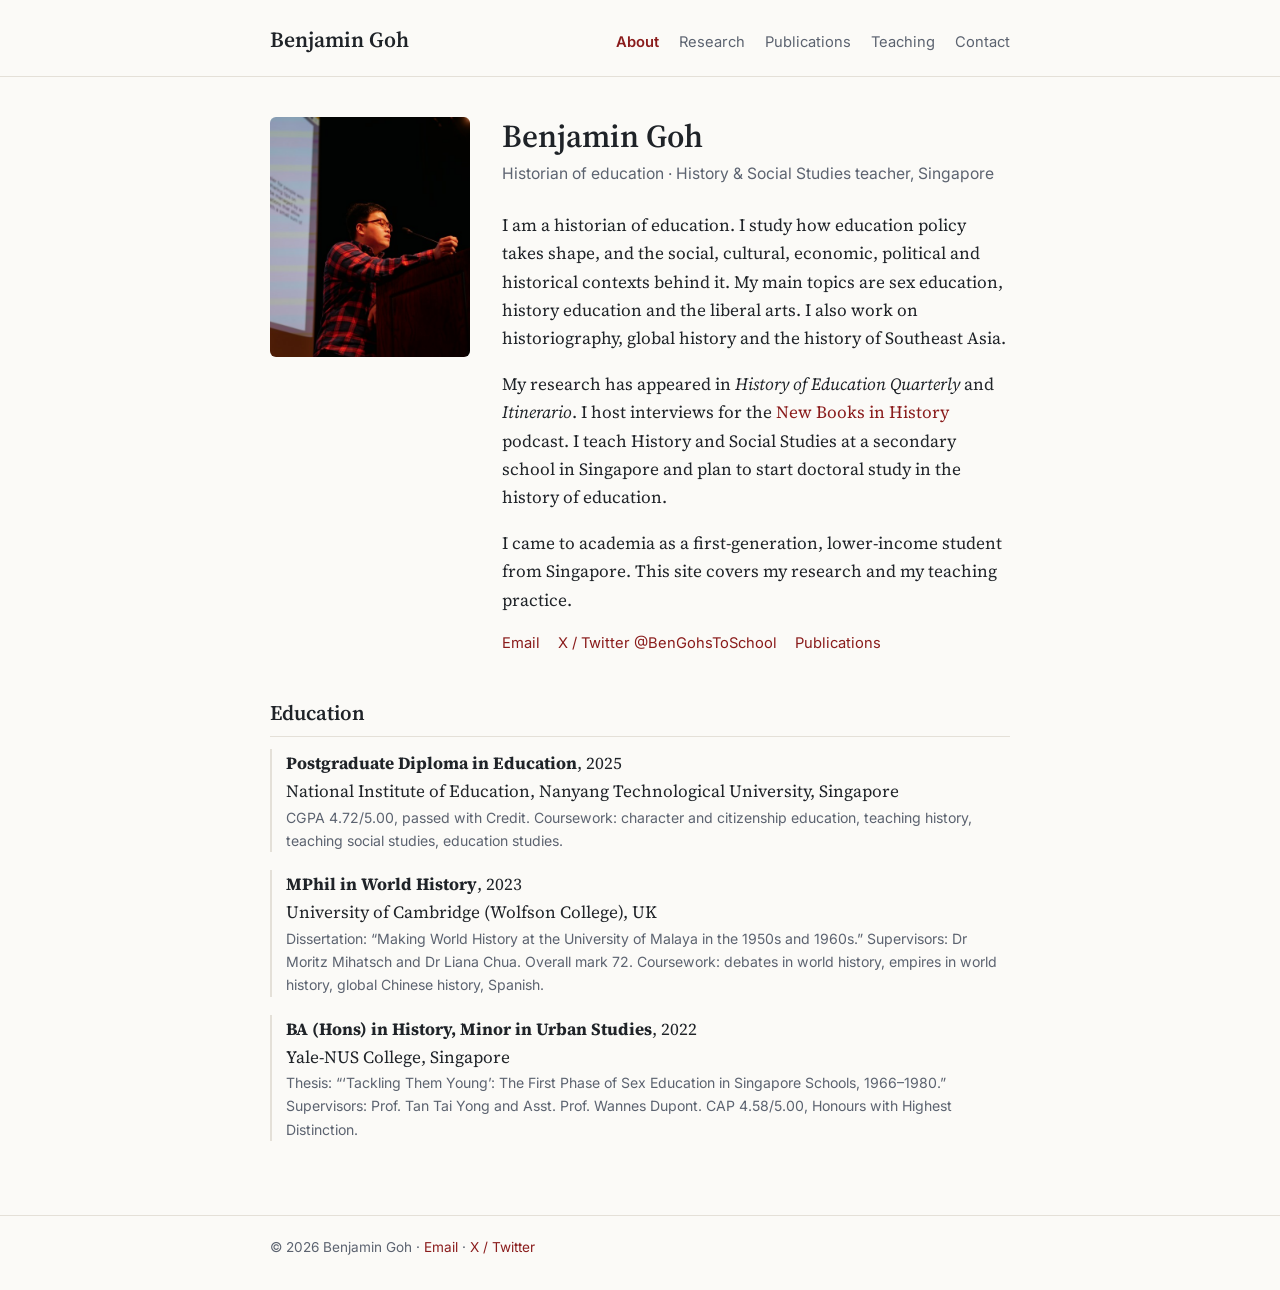
<file: index.html>
<!doctype html>
<html lang="en">
<head>
  <meta charset="utf-8">
  <meta name="viewport" content="width=device-width, initial-scale=1">
  <title>Benjamin Goh</title>
  <meta name="description" content="Benjamin Goh, historian of education: sex education, history education, the liberal arts, and global and Southeast Asian history.">
  <link rel="preconnect" href="https://fonts.googleapis.com">
  <link rel="preconnect" href="https://fonts.gstatic.com" crossorigin>
  <link href="https://fonts.googleapis.com/css2?family=Inter:wght@400;600&family=Source+Serif+4:ital,wght@0,400;0,600;1,400&display=swap" rel="stylesheet">
  <link rel="stylesheet" href="assets/style.css">
</head>
<body>
<header class="site">
  <div class="wrap">
    <a class="brand" href="index.html">Benjamin Goh</a>
    <nav aria-label="Main">
      <ul>
        <li><a href="index.html" aria-current="page">About</a></li>
        <li><a href="research.html">Research</a></li>
        <li><a href="publications.html">Publications</a></li>
        <li><a href="teaching.html">Teaching</a></li>
        <li><a href="contact.html">Contact</a></li>
      </ul>
    </nav>
  </div>
</header>
<main>
<div class="wrap">
<section class="hero">
  <img src="assets/profile.jpg" alt="Benjamin Goh speaking at a lectern">
  <div>
    <h1>Benjamin Goh</h1>
    <p class="lede">Historian of education · History &amp; Social Studies teacher, Singapore</p>
    <p>I am a historian of education. I study how education policy takes shape, and the social, cultural, economic, political and historical contexts behind it. My main topics are sex education, history education and the liberal arts. I also work on historiography, global history and the history of Southeast Asia.</p>
    <p>My research has appeared in <em>History of Education Quarterly</em> and <em>Itinerario</em>. I host interviews for the <a href="https://newbooksnetwork.com/">New Books in History</a> podcast. I teach History and Social Studies at a secondary school in Singapore and plan to start doctoral study in the history of education.</p>
    <p>I came to academia as a first-generation, lower-income student from Singapore. This site covers my research and my teaching practice.</p>
    <div class="links">
      <a href="mailto:benjamingohyancong@u.yale-nus.edu.sg">Email</a>
      <a href="https://x.com/BenGohsToSchool">X / Twitter @BenGohsToSchool</a>
      <a href="publications.html">Publications</a>
    </div>
  </div>
</section>

<h2>Education</h2>
<ul class="entries">
  <li>
    <strong>Postgraduate Diploma in Education</strong>, 2025<br>
    National Institute of Education, Nanyang Technological University, Singapore
    <div class="meta">CGPA 4.72/5.00, passed with Credit. Coursework: character and citizenship education, teaching history, teaching social studies, education studies.</div>
  </li>
  <li>
    <strong>MPhil in World History</strong>, 2023<br>
    University of Cambridge (Wolfson College), UK
    <div class="meta">Dissertation: “Making World History at the University of Malaya in the 1950s and 1960s.” Supervisors: Dr Moritz Mihatsch and Dr Liana Chua. Overall mark 72. Coursework: debates in world history, empires in world history, global Chinese history, Spanish.</div>
  </li>
  <li>
    <strong>BA (Hons) in History, Minor in Urban Studies</strong>, 2022<br>
    Yale-NUS College, Singapore
    <div class="meta">Thesis: “‘Tackling Them Young’: The First Phase of Sex Education in Singapore Schools, 1966–1980.” Supervisors: Prof. Tan Tai Yong and Asst. Prof. Wannes Dupont. CAP 4.58/5.00, Honours with Highest Distinction.</div>
  </li>
</ul>
</div>
</main>
<footer class="site">
  <div class="wrap">© 2026 Benjamin Goh · <a href="mailto:benjamingohyancong@u.yale-nus.edu.sg">Email</a> · <a href="https://x.com/BenGohsToSchool">X / Twitter</a></div>
</footer>
</body>
</html>
</file>
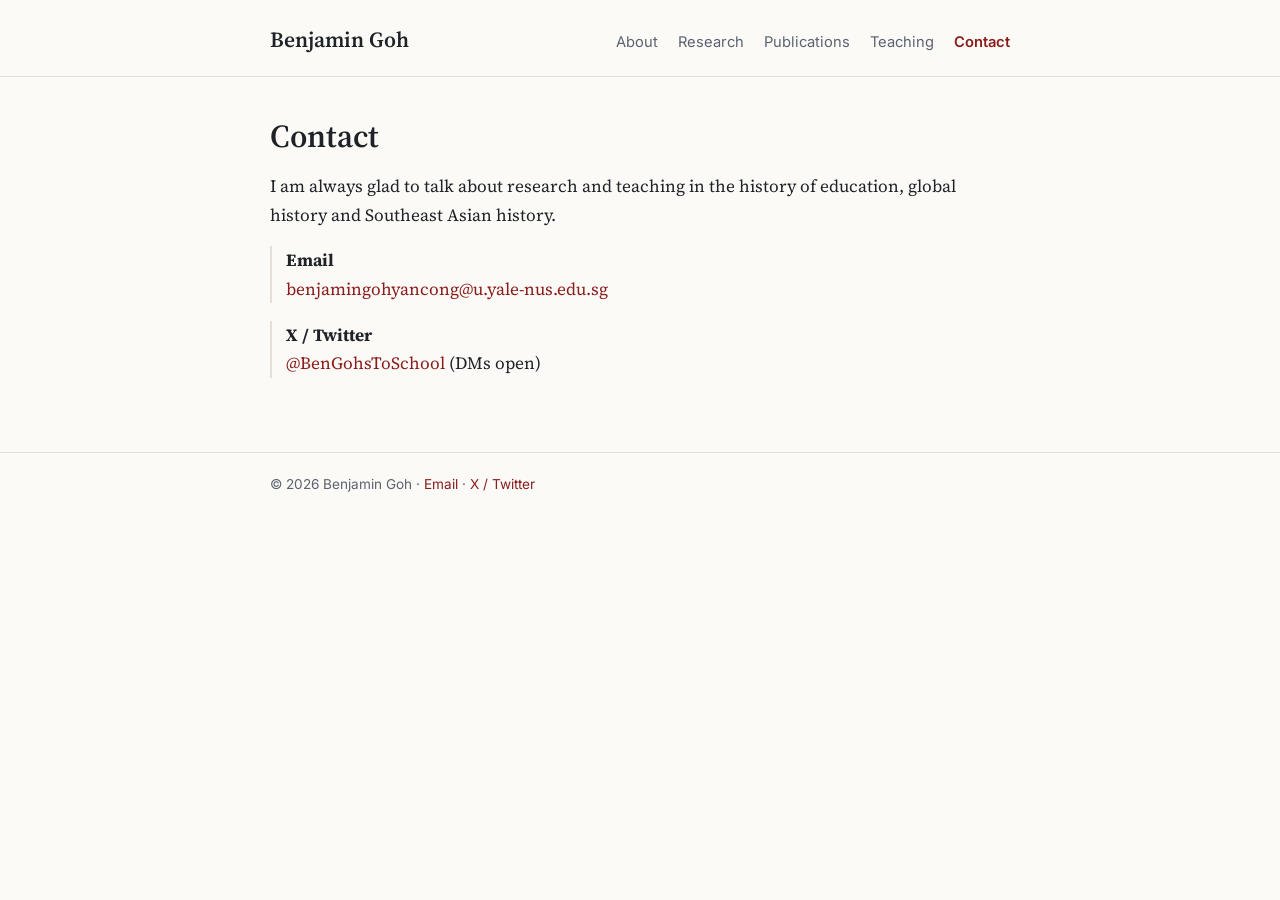
<file: contact.html>
<!doctype html>
<html lang="en">
<head>
  <meta charset="utf-8">
  <meta name="viewport" content="width=device-width, initial-scale=1">
  <title>Contact · Benjamin Goh</title>
  <meta name="description" content="Benjamin Goh, historian of education: sex education, history education, the liberal arts, and global and Southeast Asian history.">
  <link rel="preconnect" href="https://fonts.googleapis.com">
  <link rel="preconnect" href="https://fonts.gstatic.com" crossorigin>
  <link href="https://fonts.googleapis.com/css2?family=Inter:wght@400;600&family=Source+Serif+4:ital,wght@0,400;0,600;1,400&display=swap" rel="stylesheet">
  <link rel="stylesheet" href="assets/style.css">
</head>
<body>
<header class="site">
  <div class="wrap">
    <a class="brand" href="index.html">Benjamin Goh</a>
    <nav aria-label="Main">
      <ul>
        <li><a href="index.html">About</a></li>
        <li><a href="research.html">Research</a></li>
        <li><a href="publications.html">Publications</a></li>
        <li><a href="teaching.html">Teaching</a></li>
        <li><a href="contact.html" aria-current="page">Contact</a></li>
      </ul>
    </nav>
  </div>
</header>
<main>
<div class="wrap">
<h1>Contact</h1>
<p>I am always glad to talk about research and teaching in the history of education, global history and Southeast Asian history.</p>
<ul class="entries">
  <li><strong>Email</strong><br><a href="mailto:benjamingohyancong@u.yale-nus.edu.sg">benjamingohyancong@u.yale-nus.edu.sg</a></li>
  <li><strong>X / Twitter</strong><br><a href="https://x.com/BenGohsToSchool">@BenGohsToSchool</a> (DMs open)</li>
</ul>
</div>
</main>
<footer class="site">
  <div class="wrap">© 2026 Benjamin Goh · <a href="mailto:benjamingohyancong@u.yale-nus.edu.sg">Email</a> · <a href="https://x.com/BenGohsToSchool">X / Twitter</a></div>
</footer>
</body>
</html>
</file>
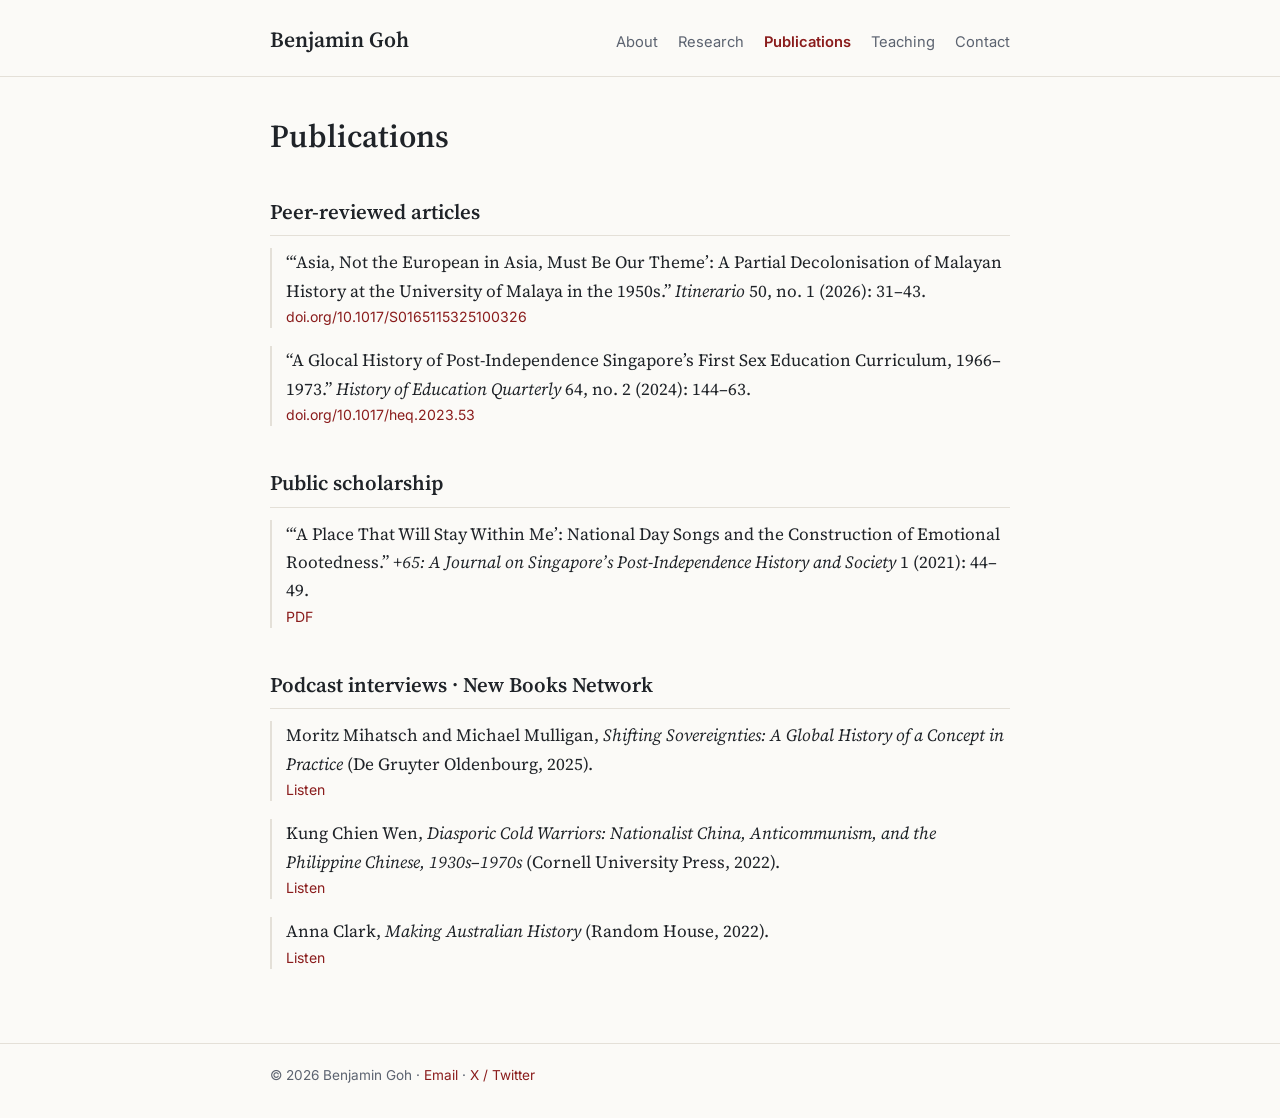
<file: publications.html>
<!doctype html>
<html lang="en">
<head>
  <meta charset="utf-8">
  <meta name="viewport" content="width=device-width, initial-scale=1">
  <title>Publications · Benjamin Goh</title>
  <meta name="description" content="Benjamin Goh, historian of education: sex education, history education, the liberal arts, and global and Southeast Asian history.">
  <link rel="preconnect" href="https://fonts.googleapis.com">
  <link rel="preconnect" href="https://fonts.gstatic.com" crossorigin>
  <link href="https://fonts.googleapis.com/css2?family=Inter:wght@400;600&family=Source+Serif+4:ital,wght@0,400;0,600;1,400&display=swap" rel="stylesheet">
  <link rel="stylesheet" href="assets/style.css">
</head>
<body>
<header class="site">
  <div class="wrap">
    <a class="brand" href="index.html">Benjamin Goh</a>
    <nav aria-label="Main">
      <ul>
        <li><a href="index.html">About</a></li>
        <li><a href="research.html">Research</a></li>
        <li><a href="publications.html" aria-current="page">Publications</a></li>
        <li><a href="teaching.html">Teaching</a></li>
        <li><a href="contact.html">Contact</a></li>
      </ul>
    </nav>
  </div>
</header>
<main>
<div class="wrap">
<h1>Publications</h1>

<h2>Peer-reviewed articles</h2>
<ul class="entries">
  <li>
    “‘Asia, Not the European in Asia, Must Be Our Theme’: A Partial Decolonisation of Malayan History at the University of Malaya in the 1950s.”
    <em>Itinerario</em> 50, no. 1 (2026): 31–43.
    <div class="meta"><a href="https://doi.org/10.1017/S0165115325100326">doi.org/10.1017/S0165115325100326</a></div>
  </li>
  <li>
    “A Glocal History of Post-Independence Singapore’s First Sex Education Curriculum, 1966–1973.”
    <em>History of Education Quarterly</em> 64, no. 2 (2024): 144–63.
    <div class="meta"><a href="https://doi.org/10.1017/heq.2023.53">doi.org/10.1017/heq.2023.53</a></div>
  </li>
</ul>

<h2>Public scholarship</h2>
<ul class="entries">
  <li>
    “‘A Place That Will Stay Within Me’: National Day Songs and the Construction of Emotional Rootedness.”
    <em>+65: A Journal on Singapore’s Post-Independence History and Society</em> 1 (2021): 44–49.
    <div class="meta"><a href="https://drive.google.com/file/d/1Oj2Zf1DOkLRHi9EutyHaa51-X_b-BhnO/view?usp=share_link">PDF</a></div>
  </li>
</ul>

<h2>Podcast interviews · New Books Network</h2>
<ul class="entries">
  <li>
    Moritz Mihatsch and Michael Mulligan, <em>Shifting Sovereignties: A Global History of a Concept in Practice</em> (De Gruyter Oldenbourg, 2025).
    <div class="meta"><a href="https://newbooksnetwork.com/shifting-sovereignties">Listen</a></div>
  </li>
  <li>
    Kung Chien Wen, <em>Diasporic Cold Warriors: Nationalist China, Anticommunism, and the Philippine Chinese, 1930s–1970s</em> (Cornell University Press, 2022).
    <div class="meta"><a href="https://newbooksnetwork.com/diasporic-cold-warriors">Listen</a></div>
  </li>
  <li>
    Anna Clark, <em>Making Australian History</em> (Random House, 2022).
    <div class="meta"><a href="https://newbooksnetwork.com/making-australian-history">Listen</a></div>
  </li>
</ul>
</div>
</main>
<footer class="site">
  <div class="wrap">© 2026 Benjamin Goh · <a href="mailto:benjamingohyancong@u.yale-nus.edu.sg">Email</a> · <a href="https://x.com/BenGohsToSchool">X / Twitter</a></div>
</footer>
</body>
</html>
</file>
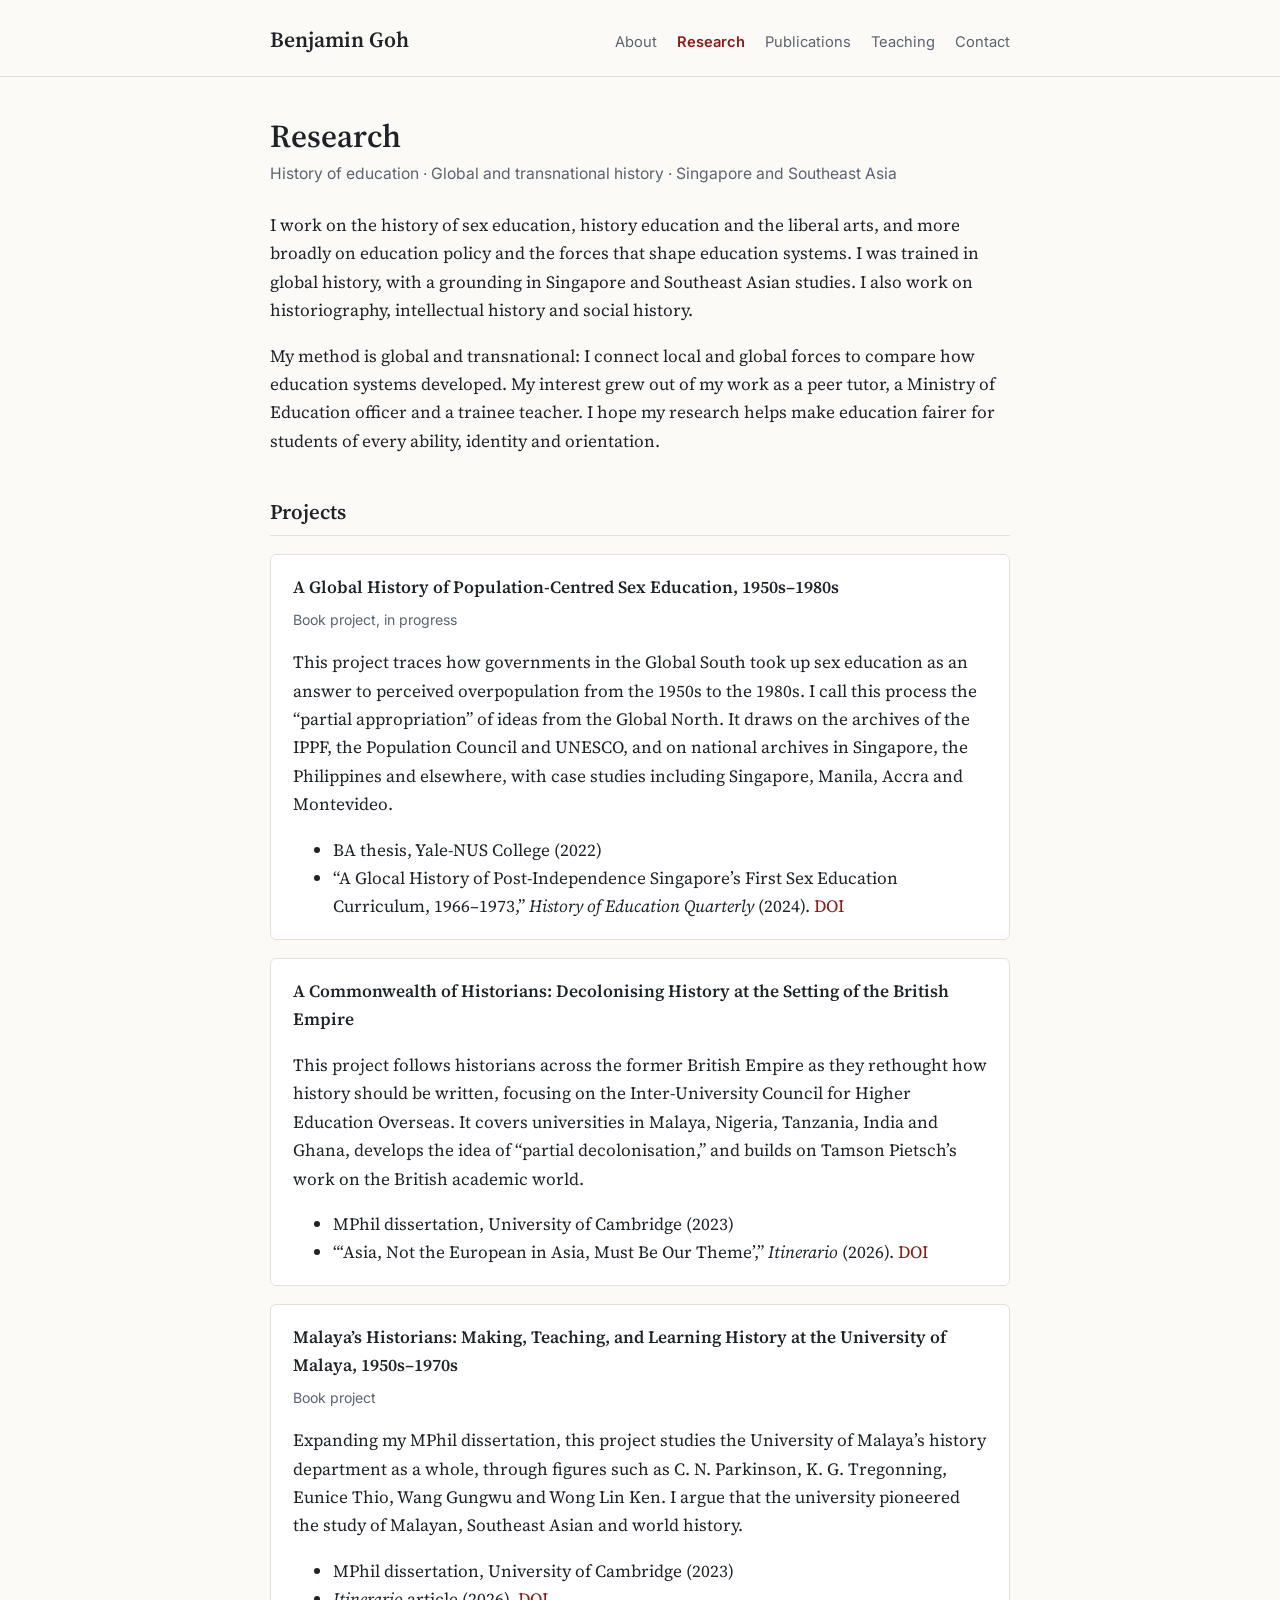
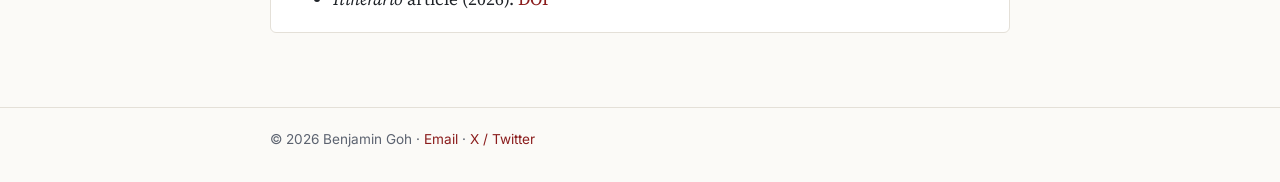
<file: research.html>
<!doctype html>
<html lang="en">
<head>
  <meta charset="utf-8">
  <meta name="viewport" content="width=device-width, initial-scale=1">
  <title>Research · Benjamin Goh</title>
  <meta name="description" content="Benjamin Goh, historian of education: sex education, history education, the liberal arts, and global and Southeast Asian history.">
  <link rel="preconnect" href="https://fonts.googleapis.com">
  <link rel="preconnect" href="https://fonts.gstatic.com" crossorigin>
  <link href="https://fonts.googleapis.com/css2?family=Inter:wght@400;600&family=Source+Serif+4:ital,wght@0,400;0,600;1,400&display=swap" rel="stylesheet">
  <link rel="stylesheet" href="assets/style.css">
</head>
<body>
<header class="site">
  <div class="wrap">
    <a class="brand" href="index.html">Benjamin Goh</a>
    <nav aria-label="Main">
      <ul>
        <li><a href="index.html">About</a></li>
        <li><a href="research.html" aria-current="page">Research</a></li>
        <li><a href="publications.html">Publications</a></li>
        <li><a href="teaching.html">Teaching</a></li>
        <li><a href="contact.html">Contact</a></li>
      </ul>
    </nav>
  </div>
</header>
<main>
<div class="wrap">
<h1>Research</h1>
<p class="lede">History of education · Global and transnational history · Singapore and Southeast Asia</p>
<p>I work on the history of sex education, history education and the liberal arts, and more broadly on education policy and the forces that shape education systems. I was trained in global history, with a grounding in Singapore and Southeast Asian studies. I also work on historiography, intellectual history and social history.</p>
<p>My method is global and transnational: I connect local and global forces to compare how education systems developed. My interest grew out of my work as a peer tutor, a Ministry of Education officer and a trainee teacher. I hope my research helps make education fairer for students of every ability, identity and orientation.</p>

<h2>Projects</h2>

<div class="project">
  <h3>A Global History of Population-Centred Sex Education, 1950s–1980s</h3>
  <div class="meta">Book project, in progress</div>
  <p>This project traces how governments in the Global South took up sex education as an answer to perceived overpopulation from the 1950s to the 1980s. I call this process the “partial appropriation” of ideas from the Global North. It draws on the archives of the IPPF, the Population Council and UNESCO, and on national archives in Singapore, the Philippines and elsewhere, with case studies including Singapore, Manila, Accra and Montevideo.</p>
  <ul>
    <li>BA thesis, Yale-NUS College (2022)</li>
    <li>“A Glocal History of Post-Independence Singapore’s First Sex Education Curriculum, 1966–1973,” <em>History of Education Quarterly</em> (2024). <a href="https://doi.org/10.1017/heq.2023.53">DOI</a></li>
  </ul>
</div>

<div class="project">
  <h3>A Commonwealth of Historians: Decolonising History at the Setting of the British Empire</h3>
  <p>This project follows historians across the former British Empire as they rethought how history should be written, focusing on the Inter-University Council for Higher Education Overseas. It covers universities in Malaya, Nigeria, Tanzania, India and Ghana, develops the idea of “partial decolonisation,” and builds on Tamson Pietsch’s work on the British academic world.</p>
  <ul>
    <li>MPhil dissertation, University of Cambridge (2023)</li>
    <li>“‘Asia, Not the European in Asia, Must Be Our Theme’,” <em>Itinerario</em> (2026). <a href="https://doi.org/10.1017/S0165115325100326">DOI</a></li>
  </ul>
</div>

<div class="project">
  <h3>Malaya’s Historians: Making, Teaching, and Learning History at the University of Malaya, 1950s–1970s</h3>
  <div class="meta">Book project</div>
  <p>Expanding my MPhil dissertation, this project studies the University of Malaya’s history department as a whole, through figures such as C. N. Parkinson, K. G. Tregonning, Eunice Thio, Wang Gungwu and Wong Lin Ken. I argue that the university pioneered the study of Malayan, Southeast Asian and world history.</p>
  <ul>
    <li>MPhil dissertation, University of Cambridge (2023)</li>
    <li><em>Itinerario</em> article (2026). <a href="https://doi.org/10.1017/S0165115325100326">DOI</a></li>
  </ul>
</div>
</div>
</main>
<footer class="site">
  <div class="wrap">© 2026 Benjamin Goh · <a href="mailto:benjamingohyancong@u.yale-nus.edu.sg">Email</a> · <a href="https://x.com/BenGohsToSchool">X / Twitter</a></div>
</footer>
</body>
</html>
</file>
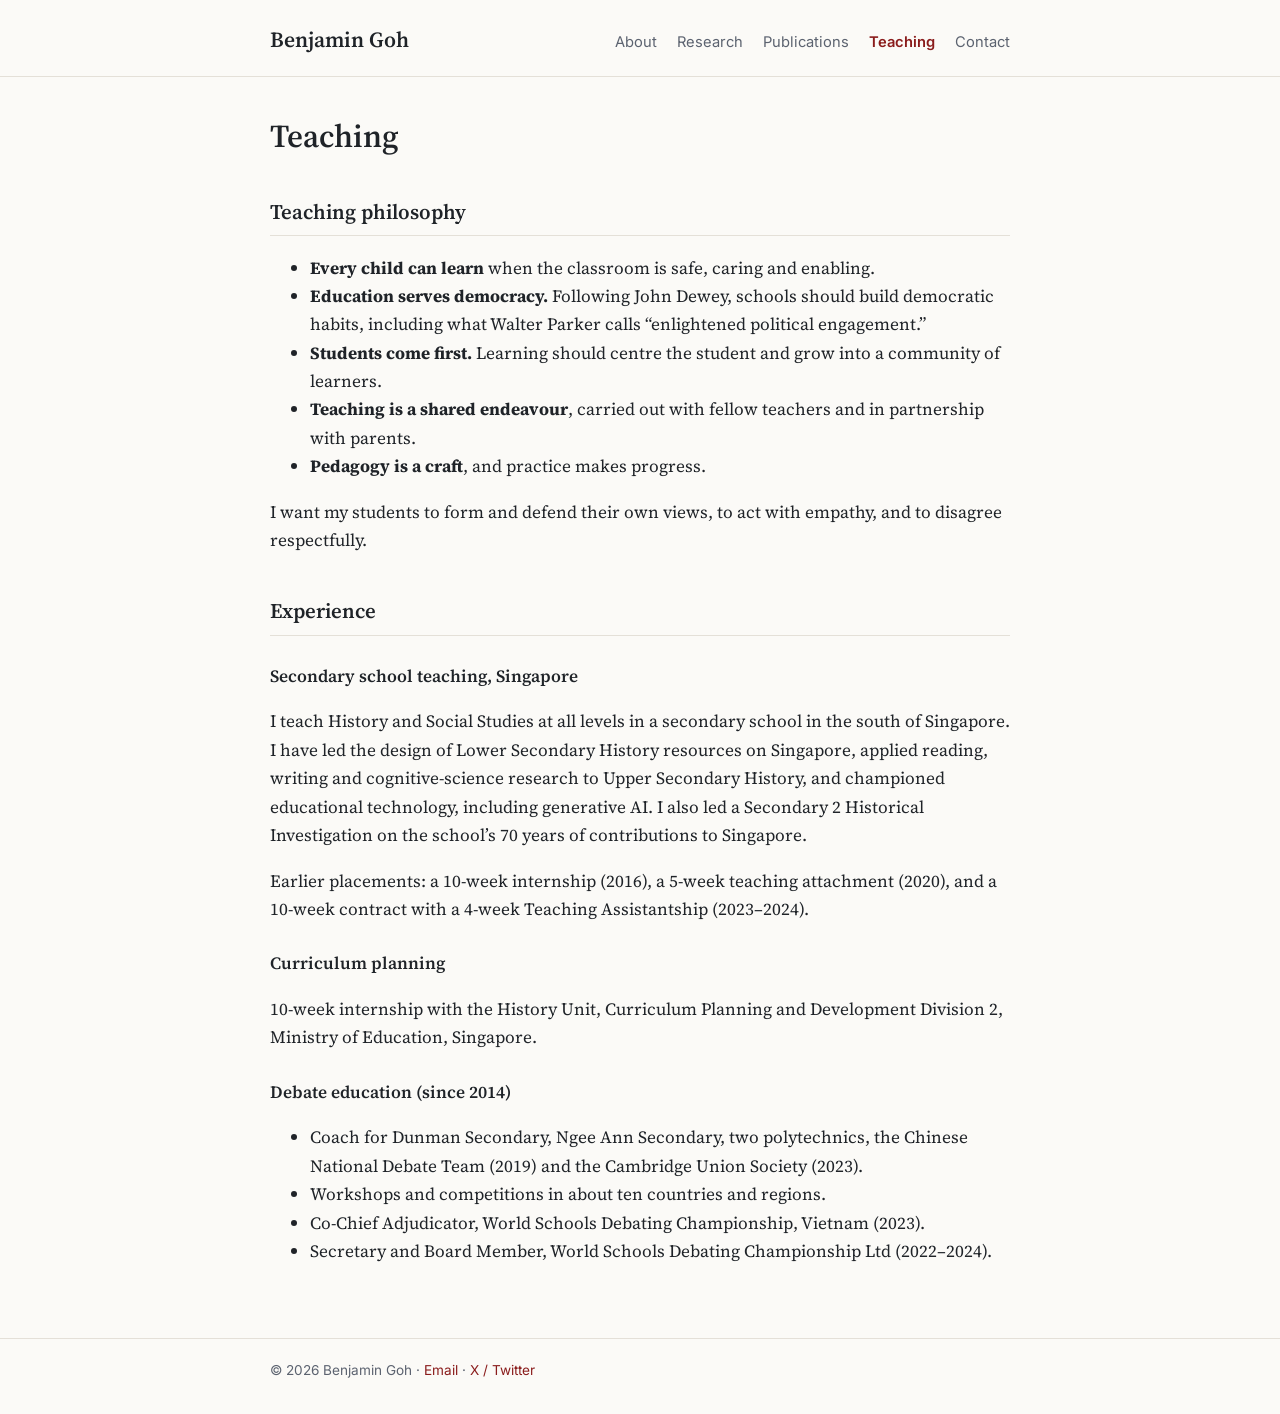
<file: teaching.html>
<!doctype html>
<html lang="en">
<head>
  <meta charset="utf-8">
  <meta name="viewport" content="width=device-width, initial-scale=1">
  <title>Teaching · Benjamin Goh</title>
  <meta name="description" content="Benjamin Goh, historian of education: sex education, history education, the liberal arts, and global and Southeast Asian history.">
  <link rel="preconnect" href="https://fonts.googleapis.com">
  <link rel="preconnect" href="https://fonts.gstatic.com" crossorigin>
  <link href="https://fonts.googleapis.com/css2?family=Inter:wght@400;600&family=Source+Serif+4:ital,wght@0,400;0,600;1,400&display=swap" rel="stylesheet">
  <link rel="stylesheet" href="assets/style.css">
</head>
<body>
<header class="site">
  <div class="wrap">
    <a class="brand" href="index.html">Benjamin Goh</a>
    <nav aria-label="Main">
      <ul>
        <li><a href="index.html">About</a></li>
        <li><a href="research.html">Research</a></li>
        <li><a href="publications.html">Publications</a></li>
        <li><a href="teaching.html" aria-current="page">Teaching</a></li>
        <li><a href="contact.html">Contact</a></li>
      </ul>
    </nav>
  </div>
</header>
<main>
<div class="wrap">
<h1>Teaching</h1>

<h2>Teaching philosophy</h2>
<ul>
  <li><strong>Every child can learn</strong> when the classroom is safe, caring and enabling.</li>
  <li><strong>Education serves democracy.</strong> Following John Dewey, schools should build democratic habits, including what Walter Parker calls “enlightened political engagement.”</li>
  <li><strong>Students come first.</strong> Learning should centre the student and grow into a community of learners.</li>
  <li><strong>Teaching is a shared endeavour</strong>, carried out with fellow teachers and in partnership with parents.</li>
  <li><strong>Pedagogy is a craft</strong>, and practice makes progress.</li>
</ul>
<p>I want my students to form and defend their own views, to act with empathy, and to disagree respectfully.</p>

<h2>Experience</h2>
<h3>Secondary school teaching, Singapore</h3>
<p>I teach History and Social Studies at all levels in a secondary school in the south of Singapore. I have led the design of Lower Secondary History resources on Singapore, applied reading, writing and cognitive-science research to Upper Secondary History, and championed educational technology, including generative AI. I also led a Secondary 2 Historical Investigation on the school’s 70 years of contributions to Singapore.</p>
<p>Earlier placements: a 10-week internship (2016), a 5-week teaching attachment (2020), and a 10-week contract with a 4-week Teaching Assistantship (2023–2024).</p>

<h3>Curriculum planning</h3>
<p>10-week internship with the History Unit, Curriculum Planning and Development Division 2, Ministry of Education, Singapore.</p>

<h3>Debate education (since 2014)</h3>
<ul>
  <li>Coach for Dunman Secondary, Ngee Ann Secondary, two polytechnics, the Chinese National Debate Team (2019) and the Cambridge Union Society (2023).</li>
  <li>Workshops and competitions in about ten countries and regions.</li>
  <li>Co-Chief Adjudicator, World Schools Debating Championship, Vietnam (2023).</li>
  <li>Secretary and Board Member, World Schools Debating Championship Ltd (2022–2024).</li>
</ul>
</div>
</main>
<footer class="site">
  <div class="wrap">© 2026 Benjamin Goh · <a href="mailto:benjamingohyancong@u.yale-nus.edu.sg">Email</a> · <a href="https://x.com/BenGohsToSchool">X / Twitter</a></div>
</footer>
</body>
</html>
</file>
<file: assets/style.css>
:root {
  --bg: #fbfaf7;
  --text: #1f2328;
  --muted: #5c6370;
  --accent: #8a1c1c;
  --rule: #e4e0d8;
  --card: #ffffff;
  --serif: "Source Serif 4", Georgia, "Times New Roman", serif;
  --sans: "Inter", -apple-system, BlinkMacSystemFont, "Segoe UI", sans-serif;
}
@media (prefers-color-scheme: dark) {
  :root {
    --bg: #16181c;
    --text: #e6e6e3;
    --muted: #a3a8b0;
    --accent: #e08a7a;
    --rule: #2c3036;
    --card: #1d2025;
  }
}

* { box-sizing: border-box; }
html { -webkit-text-size-adjust: 100%; }
body {
  margin: 0;
  background: var(--bg);
  color: var(--text);
  font-family: var(--serif);
  font-size: 1.075rem;
  line-height: 1.65;
}
a { color: var(--accent); text-decoration: none; }
a:hover { text-decoration: underline; }

.wrap { max-width: 780px; margin: 0 auto; padding: 0 20px; }

/* Header / nav */
header.site {
  border-bottom: 1px solid var(--rule);
  font-family: var(--sans);
}
header.site .wrap {
  display: flex; flex-wrap: wrap; align-items: baseline;
  justify-content: space-between; gap: 8px 24px;
  padding-top: 22px; padding-bottom: 18px;
}
.brand { font-family: var(--serif); font-size: 1.35rem; font-weight: 600; color: var(--text); }
.brand:hover { text-decoration: none; }
nav ul { list-style: none; margin: 0; padding: 0; display: flex; flex-wrap: wrap; gap: 4px 20px; }
nav a { color: var(--muted); font-size: 0.92rem; }
nav a[aria-current="page"] { color: var(--accent); font-weight: 600; }

main { padding: 40px 0 56px; }
h1 { font-size: 2rem; line-height: 1.2; margin: 0 0 6px; font-weight: 600; }
h2 {
  font-size: 1.3rem; margin: 40px 0 12px; font-weight: 600;
  padding-bottom: 6px; border-bottom: 1px solid var(--rule);
}
h3 { font-size: 1.08rem; margin: 26px 0 6px; font-weight: 600; }
.lede { color: var(--muted); font-family: var(--sans); font-size: 0.98rem; margin: 0 0 24px; }

/* Home hero */
.hero { display: grid; grid-template-columns: 200px 1fr; gap: 32px; align-items: start; }
.hero img {
  width: 200px; height: 240px; object-fit: cover; object-position: 48% 45%;
  border-radius: 6px; display: block;
}
.links { font-family: var(--sans); font-size: 0.92rem; display: flex; flex-wrap: wrap; gap: 6px 18px; margin-top: 14px; }
@media (max-width: 600px) {
  .hero { grid-template-columns: 1fr; gap: 20px; }
  .hero img { width: 160px; height: 190px; }
  h1 { font-size: 1.7rem; }
}

/* Lists of entries */
.entries { list-style: none; padding: 0; margin: 0; }
.entries li { margin: 0 0 18px; padding-left: 14px; border-left: 2px solid var(--rule); }
.meta { color: var(--muted); font-family: var(--sans); font-size: 0.88rem; }
.tag {
  display: inline-block; font-family: var(--sans); font-size: 0.72rem; letter-spacing: 0.04em;
  text-transform: uppercase; color: var(--accent); border: 1px solid currentColor;
  border-radius: 3px; padding: 0 6px; margin-left: 6px; vertical-align: 2px;
}

.project { background: var(--card); border: 1px solid var(--rule); border-radius: 6px; padding: 18px 22px; margin: 18px 0; }
.project h3 { margin-top: 0; }
.project p:last-child, .project ul:last-child { margin-bottom: 0; }

footer.site {
  border-top: 1px solid var(--rule); color: var(--muted);
  font-family: var(--sans); font-size: 0.85rem; padding: 20px 0 32px;
}
</file>
